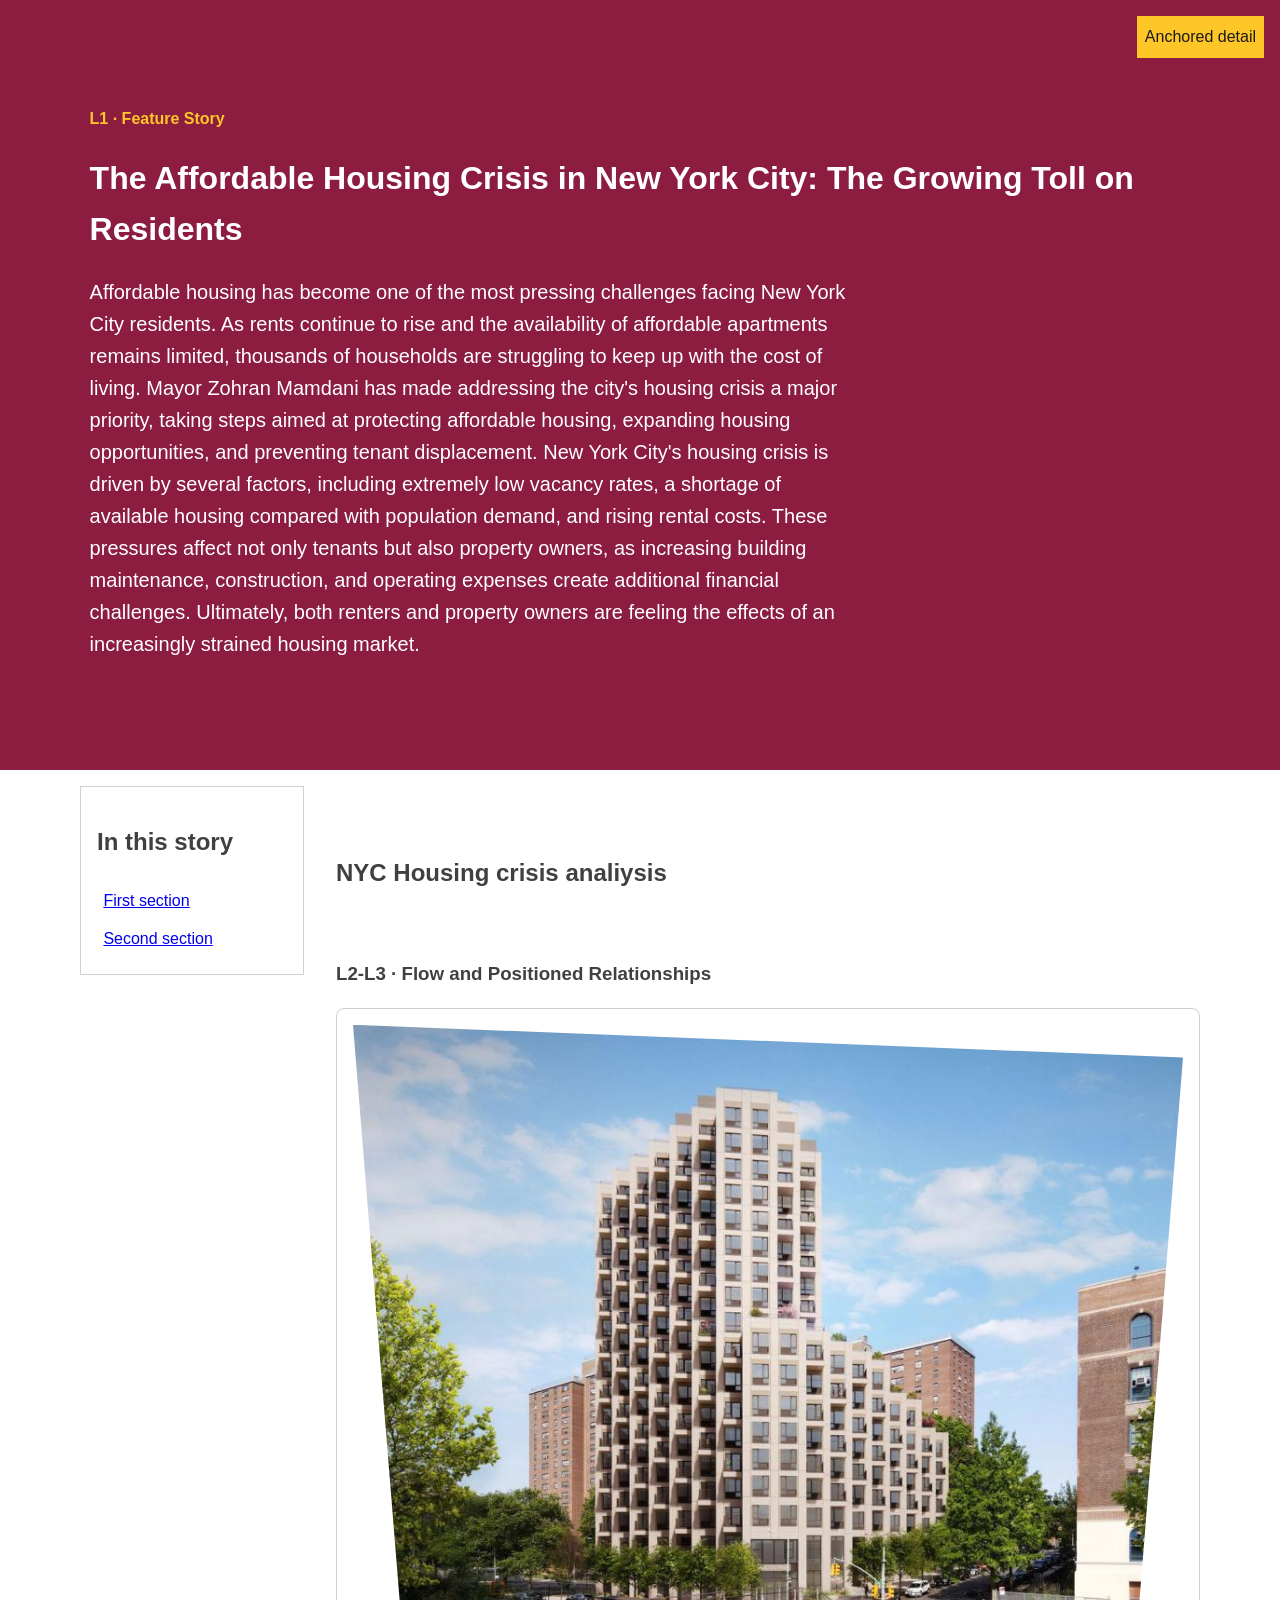
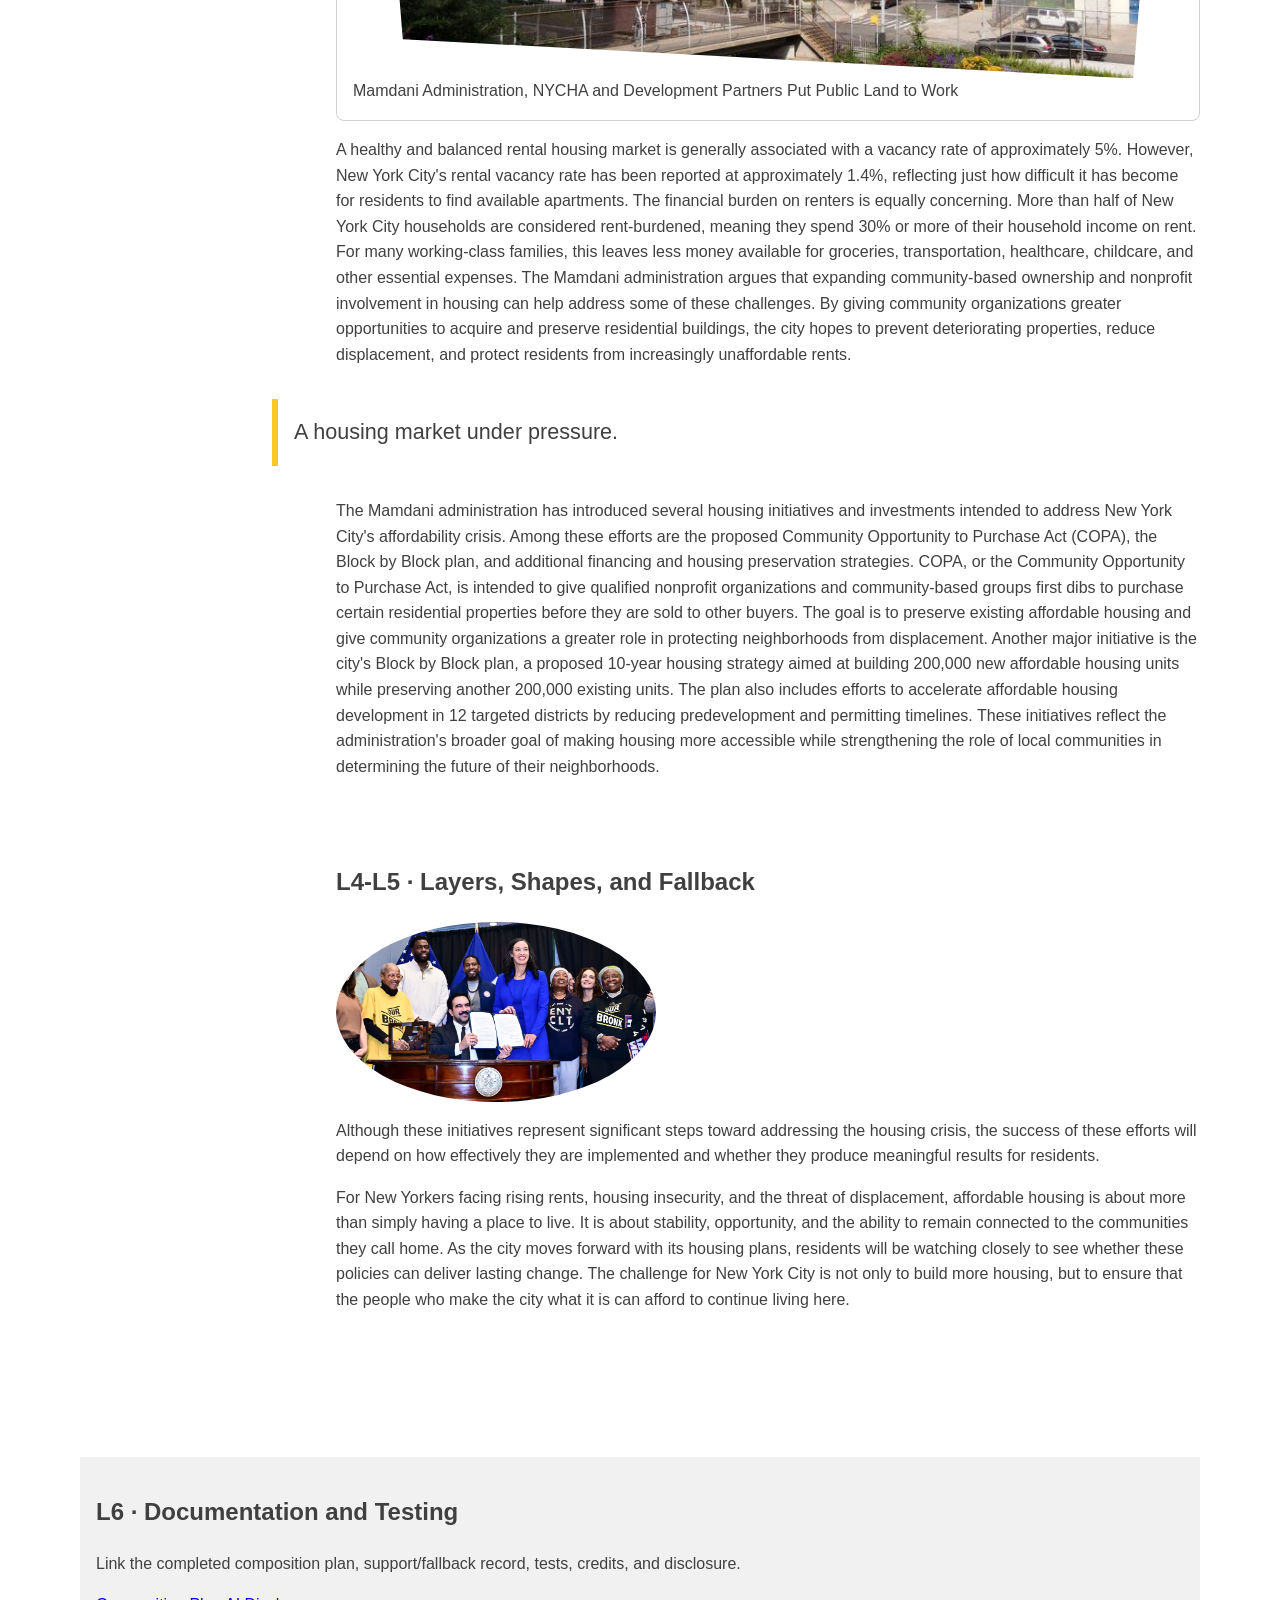
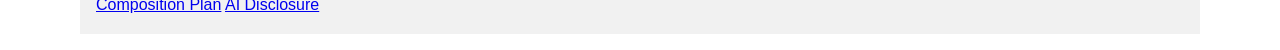
<file: index.html>
<!doctype html>
<html lang="en">
    <head>
        <meta charset="utf-8">
        <meta name="viewport" content="width=device-width,initial-scale=1">
        <title>Layered Feature Story</title>
        <link rel="stylesheet" href="styles.css">
    </head>
    <body>
        <header class="feature-header">
            <p class="eyebrow">L1 · Feature Story</p>
            <h1>The Affordable Housing Crisis in New York City: The Growing Toll on Residents
</h1>
            <p class="lede">Affordable housing has become one of the most pressing challenges facing New York City residents. As rents continue to rise and the availability of affordable apartments remains limited, thousands of households are struggling to keep up with the cost of living. Mayor Zohran Mamdani has made addressing the city's housing crisis a major priority, taking steps aimed at protecting affordable housing, expanding housing opportunities, and preventing tenant displacement.
New York City's housing crisis is driven by several factors, including extremely low vacancy rates, a shortage of available housing compared with population demand, and rising rental costs. These pressures affect not only tenants but also property owners, as increasing building maintenance, construction, and operating expenses create additional financial challenges. Ultimately, both renters and property owners are feeling the effects of an increasingly strained housing market.
</p>
            <span class="issue-badge">Anchored detail</span>
        </header>
        <main>
            <aside class="story-guide">
                <h2>In this story</h2>
                <a href="#section-one">First section</a>
                <a href="#section-two">Second section</a>
            </aside>
            <article>
                <section id="section-one">
                    <h2> NYC Housing crisis analiysis</h2>
                    <section id="section-one">
                    <h3>L2-L3 · Flow and Positioned Relationships</h2>
                    <figure class="feature-figure">
                        <img src="sol-on-park-1.jpeg"  alt="New York City affordable housing" width="890" height="701">
                        <figcaption>Mamdani Administration, NYCHA and Development Partners Put Public Land to Work</figcaption>
                    </figure>
                    <p> A healthy and balanced rental housing market is generally associated with a vacancy rate of approximately 5%. However, New York City's rental vacancy rate has been reported at approximately 1.4%, reflecting just how difficult it has become for residents to find available apartments.
The financial burden on renters is equally concerning. More than half of New York City households are considered rent-burdened, meaning they spend 30% or more of their household income on rent. For many working-class families, this leaves less money available for groceries, transportation, healthcare, childcare, and other essential expenses.
The Mamdani administration argues that expanding community-based ownership and nonprofit involvement in housing can help address some of these challenges. By giving community organizations greater opportunities to acquire and preserve residential buildings, the city hopes to prevent deteriorating properties, reduce displacement, and protect residents from increasingly unaffordable rents.
</p>
                    <blockquote class="pull-quote">A housing market under pressure.</blockquote>
                    <p>The Mamdani administration has introduced several housing initiatives and investments intended to address New York City's affordability crisis. Among these efforts are the proposed Community Opportunity to Purchase Act (COPA), the Block by Block plan, and additional financing and housing preservation strategies.
COPA, or the Community Opportunity to Purchase Act, is intended to give qualified nonprofit organizations and community-based groups first dibs to purchase certain residential properties before they are sold to other buyers. The goal is to preserve existing affordable housing and give community organizations a greater role in protecting neighborhoods from displacement.
Another major initiative is the city's Block by Block plan, a proposed 10-year housing strategy aimed at building 200,000 new affordable housing units while preserving another 200,000 existing units. The plan also includes efforts to accelerate affordable housing development in 12 targeted districts by reducing predevelopment and permitting timelines.
These initiatives reflect the administration's broader goal of making housing more accessible while strengthening the role of local communities in determining the future of their neighborhoods.
</p>
                </section>
                <section id="section-two">
                    <h2>L4-L5 · Layers, Shapes, and Fallback</h2>
                    <img class="shape-portrait" src="mamdani.webp" alt="Mamdani Administration signing COPA" width="600" height="600">
                    <p>Although these initiatives represent significant steps toward addressing the housing crisis, the success of these efforts will depend on how effectively they are implemented and whether they produce meaningful results for residents.
</p>
                    <p>For New Yorkers facing rising rents, housing insecurity, and the threat of displacement, affordable housing is about more than simply having a place to live. It is about stability, opportunity, and the ability to remain connected to the communities they call home.
As the city moves forward with its housing plans, residents will be watching closely to see whether these policies can deliver lasting change. The challenge for New York City is not only to build more housing, but to ensure that the people who make the city what it is can afford to continue living here.
</p>
                </section>
            </article>
            <section class="documentation">
                <h2>L6 · Documentation and Testing</h2>
                <p>Link the completed composition plan, support/fallback record, tests, credits, and disclosure.</p>
           <a href="composition-plan.html">Composition Plan</a>
           <a href="AI-disclosure.txt"> AI Disclosure</a>
            </section>
        </main>
    </body>
    </html>
</file>
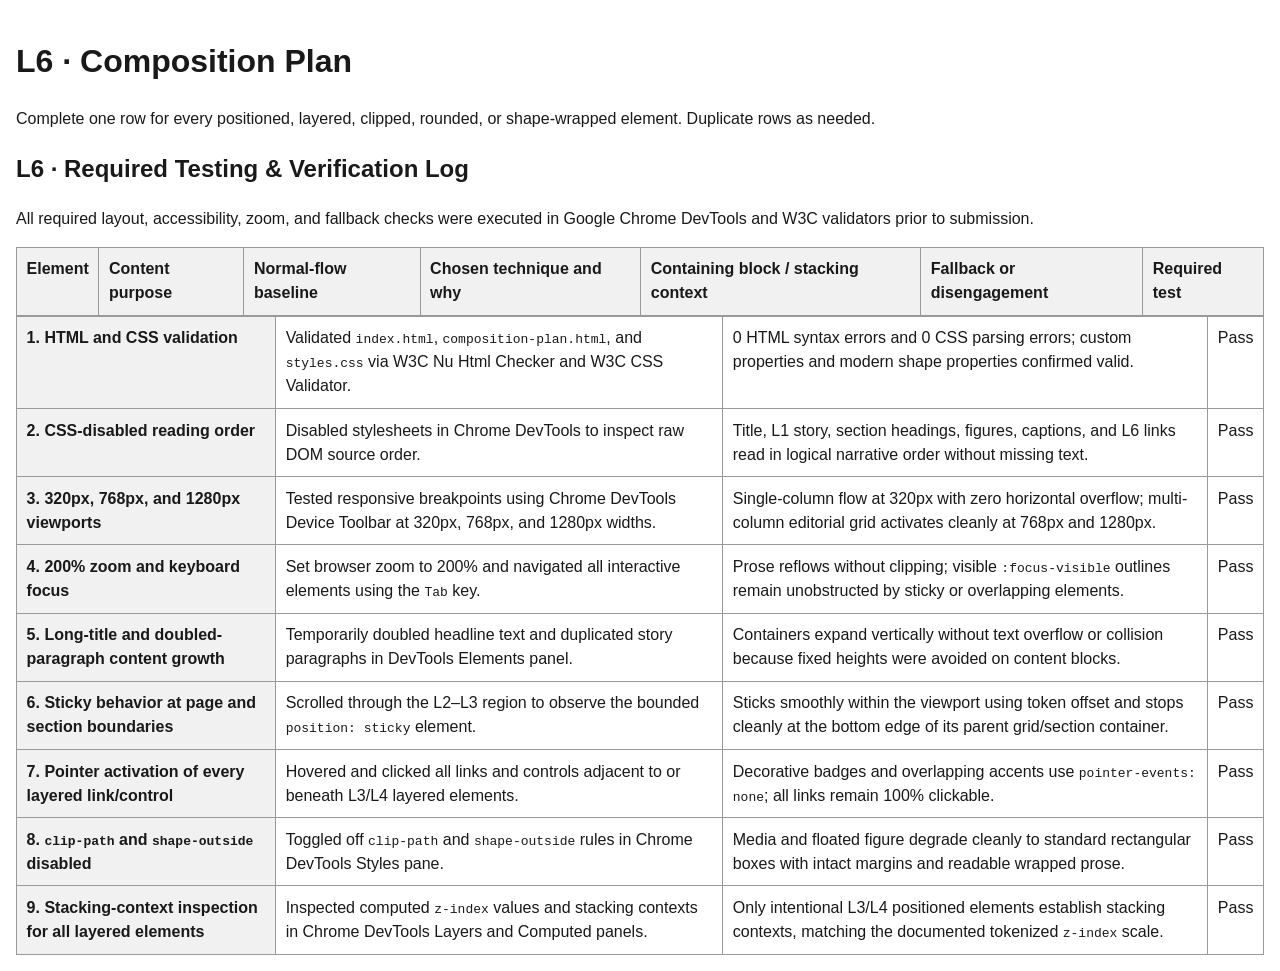
<file: composition-plan.html>
<!doctype html>
<html lang="en">
    <head>
        <meta charset="utf-8">
        <meta name="viewport" content="width=device-width,initial-scale=1">
        <title>Composition Plan</title>
        <style>
            body{
                font-family:Arial,sans-serif;
                line-height:1.5;
                max-width:90rem;
                margin:auto;
                padding:1rem;
                color:#191919;
                }
            table{
                width:100%;
                border-collapse:collapse;
                }
            th,td{
                padding:.6rem;
                border:1px solid #999;
                text-align:left;
                vertical-align:top;
                }
            th{
                background:#f1f1f1;
                }
        </style>
        </head>
        <body>
            <h1>L6 · Composition Plan</h1>
            <p>Complete one row for every positioned, layered, clipped, rounded, or shape-wrapped element. Duplicate rows as needed.</p>
            <table>
                <thead>
                    <tr>
                        <th>Element</th>
                        <th>Content purpose</th>
                        <th>Normal-flow baseline</th>
                        <th>Chosen technique and why</th>
                        <th>Containing block / stacking context</th>
                        <th>Fallback or disengagement</th>
                        <th>Required test</th>
                    </tr>
                </thead>
                <section aria-labelledby="l6-testing-heading">
  <h2 id="l6-testing-heading">L6 · Required Testing &amp; Verification Log</h2>
  <p>All required layout, accessibility, zoom, and fallback checks were executed in Google Chrome DevTools and W3C validators prior to submission.</p>

  <table>
   
    </thead>
    <tbody>
      <tr>
        <th scope="row">1. HTML and CSS validation</th>
        <td>Validated <code>index.html</code>, <code>composition-plan.html</code>, and <code>styles.css</code> via W3C Nu Html Checker and W3C CSS Validator.</td>
        <td>0 HTML syntax errors and 0 CSS parsing errors; custom properties and modern shape properties confirmed valid.</td>
        <td>Pass</td>
      </tr>
      <tr>
        <th scope="row">2. CSS-disabled reading order</th>
        <td>Disabled stylesheets in Chrome DevTools to inspect raw DOM source order.</td>
        <td>Title, L1 story, section headings, figures, captions, and L6 links read in logical narrative order without missing text.</td>
        <td>Pass</td>
      </tr>
      <tr>
        <th scope="row">3. 320px, 768px, and 1280px viewports</th>
        <td>Tested responsive breakpoints using Chrome DevTools Device Toolbar at 320px, 768px, and 1280px widths.</td>
        <td>Single-column flow at 320px with zero horizontal overflow; multi-column editorial grid activates cleanly at 768px and 1280px.</td>
        <td>Pass</td>
      </tr>
      <tr>
        <th scope="row">4. 200% zoom and keyboard focus</th>
        <td>Set browser zoom to 200% and navigated all interactive elements using the <code>Tab</code> key.</td>
        <td>Prose reflows without clipping; visible <code>:focus-visible</code> outlines remain unobstructed by sticky or overlapping elements.</td>
        <td>Pass</td>
      </tr>
      <tr>
        <th scope="row">5. Long-title and doubled-paragraph content growth</th>
        <td>Temporarily doubled headline text and duplicated story paragraphs in DevTools Elements panel.</td>
        <td>Containers expand vertically without text overflow or collision because fixed heights were avoided on content blocks.</td>
        <td>Pass</td>
      </tr>
      <tr>
        <th scope="row">6. Sticky behavior at page and section boundaries</th>
        <td>Scrolled through the L2–L3 region to observe the bounded <code>position: sticky</code> element.</td>
        <td>Sticks smoothly within the viewport using token offset and stops cleanly at the bottom edge of its parent grid/section container.</td>
        <td>Pass</td>
      </tr>
      <tr>
        <th scope="row">7. Pointer activation of every layered link/control</th>
        <td>Hovered and clicked all links and controls adjacent to or beneath L3/L4 layered elements.</td>
        <td>Decorative badges and overlapping accents use <code>pointer-events: none</code>; all links remain 100% clickable.</td>
        <td>Pass</td>
      </tr>
      <tr>
        <th scope="row">8. <code>clip-path</code> and <code>shape-outside</code> disabled</th>
        <td>Toggled off <code>clip-path</code> and <code>shape-outside</code> rules in Chrome DevTools Styles pane.</td>
        <td>Media and floated figure degrade cleanly to standard rectangular boxes with intact margins and readable wrapped prose.</td>
        <td>Pass</td>
      </tr>
      <tr>
        <th scope="row">9. Stacking-context inspection for all layered elements</th>
        <td>Inspected computed <code>z-index</code> values and stacking contexts in Chrome DevTools Layers and Computed panels.</td>
        <td>Only intentional L3/L4 positioned elements establish stacking contexts, matching the documented tokenized <code>z-index</code> scale.</td>
        <td>Pass</td>
      </tr>
    </tbody>
  </table>
</section>
            </table>
        </body>
        </html>
</file>
<file: styles.css>
:root{
    --color-text:#404040;
    --color-surface:#fff;
    --color-action:#8c1d40;
    --color-accent:#ffc627;
    --color-border:#d0d0d0;
    --color-muted:#5c6670;
    --space-3:1rem;
    --radius:.5rem;
    --measure:68ch;
    --layer-base:0;
    --layer-raised:10;
    --layer-sticky:20;
    --layer-overlay:30;
}
*,*::before,*::after{
    box-sizing:border-box;
}
html{
    scroll-behavior:smooth;
}
body{
    margin:0;
    color:var(--color-text);
    background:var(--color-surface);
    font-family:Arial,sans-serif;
    line-height:1.6;
}
.feature-header{
    position:relative;
    padding:clamp(2rem,7vw,6rem);
    background:var(--color-action);
    color:#fff;
}
.eyebrow{
    color:var(--color-accent);
    font-weight:700;
}
.lede{
    max-width:var(--measure);
    font-size:1.25rem;
}
.issue-badge{
    position:absolute;
    inset-block-start:1rem;
    inset-inline-end:1rem;
    padding:.5rem;
    background:var(--color-accent);
    color:#191919;
}
main{
    display:grid;
    gap:2rem;
    max-width:72rem;
    margin:auto;
    padding:var(--space-3);
}
article{
    min-width:0;
}
article section{
    display:flow-root;
    margin-block:3rem;
    scroll-margin-block-start:6rem;
}
.story-guide{
    align-self:start;
    padding:1rem;
    border:1px solid var(--color-border);
}
.story-guide a{
    display:block;
    padding:.4rem;
}
.feature-figure{
    position:sticky;
    margin:0;
    padding:1rem;
    border:1px solid var(--color-border);
    border-radius:var(--radius);
}
img{
    display:block;
    max-width:100%;
    height:auto;
}
.pull-quote{
    margin:2rem 0;
    padding:1rem;
    border-inline-start:.4rem solid var(--color-accent);
    font-size:1.35rem;
}
.shape-portrait{
    width:min(45%,20rem);
    margin:0 1rem 1rem 0;
    border-radius:50%;
}
.documentation{
    grid-column:1/-1;
    padding:1rem;
    background:#f1f1f1;
}
@media (min-width:52rem){
    main{
        grid-template-columns:14rem 1fr;
    }
    .story-guide{
        position:sticky;
        inset-block-start:1rem;
        z-index:var(--layer-sticky);
    }
    .pull-quote{
        position:relative;
        z-index:var(--layer-raised);
        margin-inline-start:-4rem;
        background:var(--color-surface);;
    }
        
    }
    @supports (clip-path:polygon(0 0)){
        .feature-figure img{
            clip-path:polygon(0 0,100% 5%,94% 100%,6% 94%);}
        }
        :focus-visible{
            outline:.2rem solid var(--color-accent);
            outline-offset:.2rem;
        }
</file>
